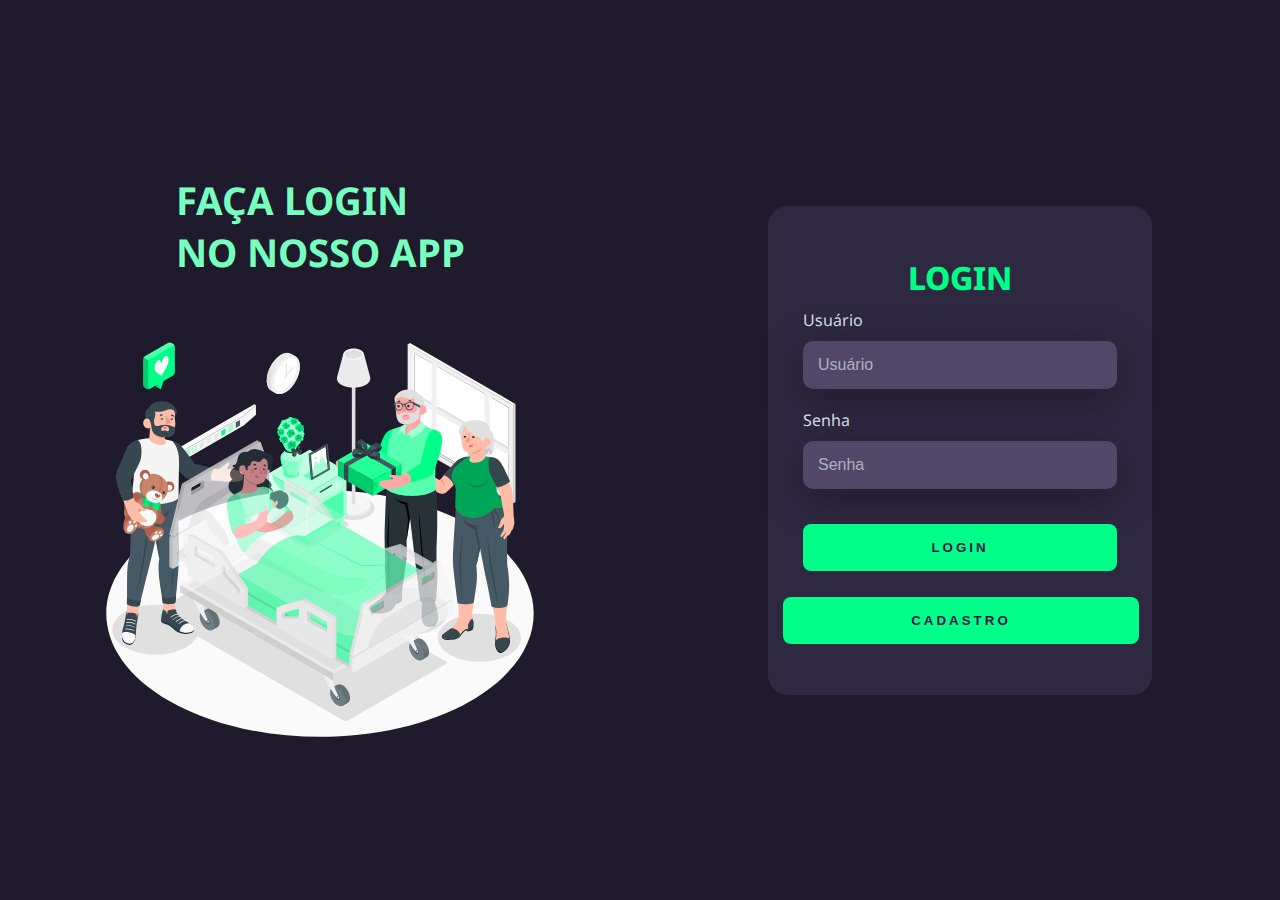
<file: index.html>
<!DOCTYPE html>
<html lang="en">
<head>
    <meta charset="UTF-8">
    <meta http-equiv="X-UA-Compatible" content="IE=edge">
    <meta name="viewport" content="width=device-width, initial-scale=1.0">
    <link rel="stylesheet" href="style.css">
    <title>Document</title>
</head>
<body>
    <div class="main-login">
        <div class="left-login">
            <h1>FAÇA LOGIN<br>NO NOSSO APP</h1>
            
            <img src="hosptal.svg" class= "left-login-image" alt="astronalta">
        </div>
        <div class="right-login">
            <div class="card-login">
                <h1>LOGIN</h1>
                <div class="textfield">
                    <label for="usuario">Usuário</label>
                    <input type="text" name="usuario" placeholder="Usuário">
                </div>
                <div class="textfield">
                    <label for="senha">Senha</label>
                    <input type="password" name="senha" placeholder="Senha">
                </div>
                <button class="btn-login">Login</button>
                <a href="p2.html">
                    <button class="btn-cadastro">Cadastro</button>
                </a> 
            </div>
        </div>
    </div>
</body>
</html>
</file>
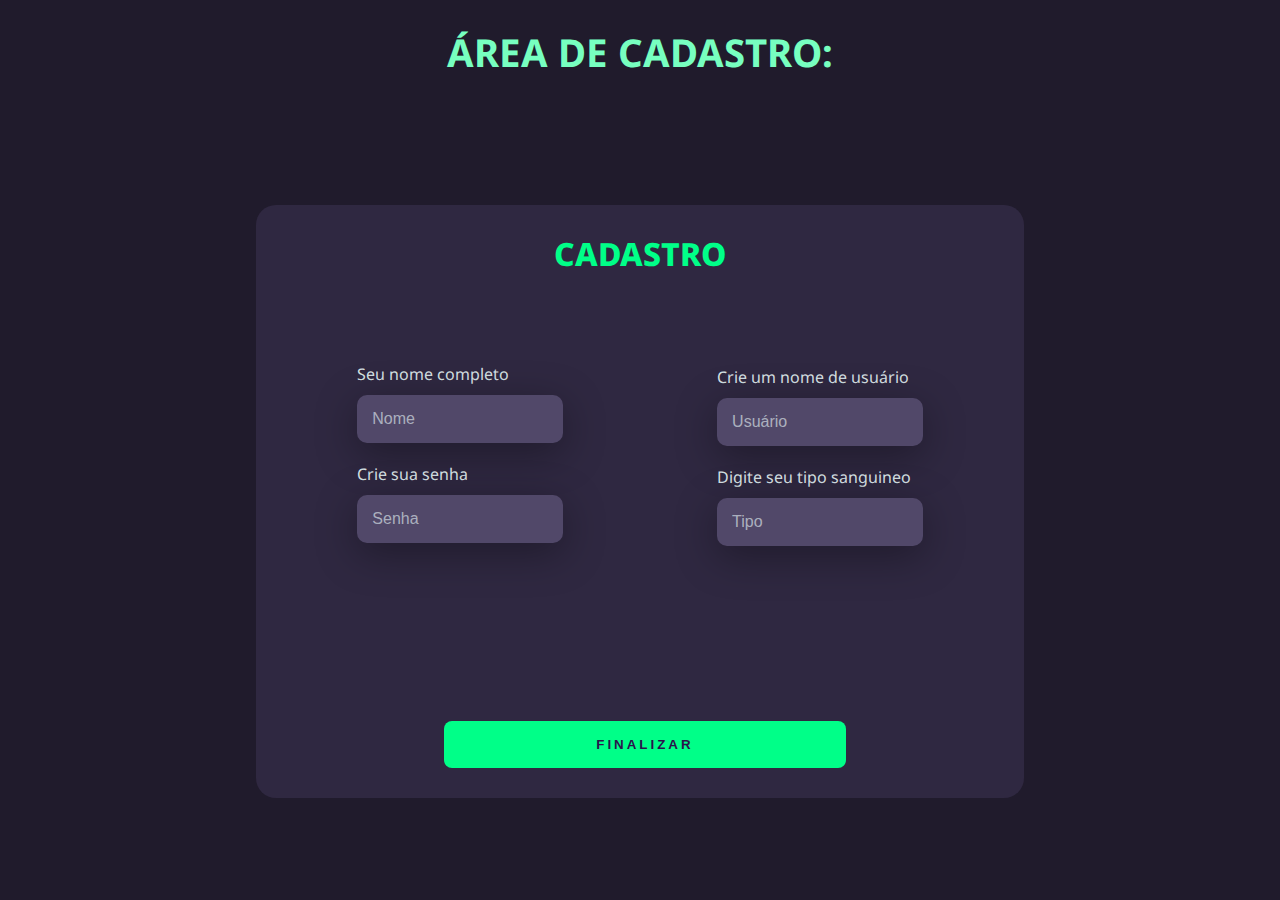
<file: p2.html>
<!DOCTYPE html>
<html lang="en">
<head>
    <meta charset="UTF-8">
    <meta http-equiv="X-UA-Compatible" content="IE=edge">
    <meta name="viewport" content="width=device-width, initial-scale=1.0">
    <link rel="stylesheet" href="p2style.css">
    <title>Document</title>
</head>
<body>
    <div class="main-login">
        <div class="left-login">
            <h1>ÁREA DE CADASTRO:</h1>
            
        <div class="right-login">
            <div class="card-login">
                <h1>CADASTRO</h1>
                <div class="textfield">
                    <label for="nome">Seu nome completo</label>
                    <input type="text" name="Nome" placeholder="Nome">
                </div>
                <div class="textfield">
                    <label for="">Crie sua senha</label>
                    <input type="password" name="senha" placeholder="Senha">
                </div>
                <div class="textfield2">
                    <label for="tipo_saguineo">Crie um nome de usuário</label>
                    <input type="text" name="Nome" placeholder="Usuário">
                </div>
                <div class="textfield2">
                    <label for="usuario">Digite seu tipo sanguineo</label>
                    <input type="text" name="Nome" placeholder="Tipo">
                </div>
                
                
                <a href="index.html">
                <button class="btn-finalizar">FINALIZAR</button>
                </a> 
            </div>
        </div>
    </div>
</body>
</html>
</file>
<file: style.css>
@import url('https://fonts.googleapis.com/css2?family=Koulen&family=Noto+Sans:ital@0;1&family=Poppins:ital,wght@1,200&display=swap');
body {
    margin: 0;
    font-family: 'Noto Sans', sans-serif;
}

body * {
    box-sizing: border-box;
}

.main-login {
    width: 100vw;
    height: 100vh;
    background: #201b2c;
    display: flex;
    justify-content: center;
    align-items: center;
}

.left-login {
    width: 50vw;
    height: 100vh;
    display: flex;
    justify-content: center;
    align-items: center;
    flex-direction: column;
}

.left-login > h1 {
    font-size: 3vw;
    color: #77ffc0;
}

.left-login-image {
    width: 35vw;
}

.right-login {
    width: 50vw;
    height: 100vh;
    display: flex;
    justify-content: center;
    align-items: center;
}

.card-login{
    width: 60%;
    display: flex;
    justify-content: center;
    align-items: center;
    flex-direction: column;
    padding: 50px 35px;
    background: #2f2841;
    border-radius: 20px;
    box-shadow: 0px px 40px #00000056;
}


.card-login > h1 {
    color: #00ff88;
    font-weight: 800;
    margin: 0;
}

.textfield{
    width: 100%;
    display: flex;
    flex-direction: column;
    align-items: flex-start;
    justify-content: center;
    margin: 10px;
}

.textfield > input {
    width: 100%;
    border: none;
    border-radius: 10px;
    padding: 15px;
    background: #514869;
    color: #f0ffffde;
    font-size: 12pt;
    box-shadow: 0px 10px 40px #00000056;
    outline: none;
    box-sizing: border-box;
}

.textfield > label {
    color: #f0ffffde;
    margin-bottom: 10px;
}

.textfield > input::placeholder{
    color: #f0ffff94;
}

.btn-login{
    width: 100%;
    padding: 16px 0px;
    margin: 25px;
    border: none;
    border-radius: 8px;
    outline: none;
    text-transform: uppercase;
    font-weight: 800;
    letter-spacing: 3px;
    color: #2b134b;
    background-color: #00ff88;
    cursor: pointer;
}

.btn-login:hover {
    background: rgba(0, 0, 0, 0);
    color: #009c3d;
    box-shadow: inset 0 0 0 3px floralwhite;
}

.btn-cadastro {
    width: 100%;
    padding: 16px 127px;
    margin: 1px;
    border: none;
    border-radius: 8px;
    outline: none;
    text-transform: uppercase;
    font-weight: 800;
    letter-spacing: 3px;
    color: #2b134b;
    background-color: #00ff88;
    cursor: pointer;
}

.btn-cadastro:hover {
    background: rgba(0, 0, 0, 0);
    color: #009c3d;
    box-shadow: inset 0 0 0 3px floralwhite;
}


@media only screen and (max-width: 950px) {
    .card-login {
        width: 85%;
    }
}

@media only screen and (max-width: 600px) {
    .main-login {
        flex-direction: column;
    }
    
    .left-login > h1 {
        display: none;
    }

    .left-login {
        width: 100%;
        height: auto;
    }

    .right-login {
        width: 100%;
        height: auto;
    }

    .left-login-image {
        width: 40vh;
    }

    .card-login {

        width: 90%;
    }
}
</file>
<file: p2style.css>
@import url('https://fonts.googleapis.com/css2?family=Koulen&family=Noto+Sans:ital@0;1&family=Poppins:ital,wght@1,200&display=swap');
body {
    margin: 0;
    font-family: 'Noto Sans', sans-serif;
}

body * {
    box-sizing: border-box;
}

.main-login {
    width: 100vw;
    height: 100vh;
    background: #201b2c;
    display: flex;
    justify-content: center;
    align-items: center;
}

.left-login {
    width: 50vw;
    height: 100vh;
    display: flex;
    justify-content: center;
    align-items: center;
    flex-direction: column;
}

.left-login > h1 {
    font-size: 3vw;
    color: #77ffc0;
}

.right-login {
    width: 150vw;
    height: 200vh;
    display: flex;
    justify-content: center;
    align-items: center;
}

.card-login{
    width: 40%;
    display: flex;
    justify-content: center;
    align-items: center;
    flex-direction: column;
    padding: 5px 127px;
    background: #2f2841;
    border-radius: 20px;
    box-shadow: 0px px 40px #00000056;
}


.card-login > h1 {
    color: #00ff88;
    font-weight: 800;
    position: relative;
}

.textfield{
    width: 50%;
    display: flex;
    position: relative;
    right: 30%;
    position: relative;
    top: 57px;
    flex-direction: column;
    align-items: flex-start;
    justify-content: center;
    margin: 10px;
}

.textfield > input {
    width: 80%;
    border: none;
    border-radius: 10px;
    padding: 15px;
    background: #514869;
    color: #f0ffffde;
    font-size: 12pt;
    box-shadow: 0px 10px 40px #00000056;
    outline: none;
    box-sizing: border-box;
}

.textfield > label {
    color: #f0ffffde;
    margin-bottom: 10px;
}

.textfield > input::placeholder{
    color: #f0ffff94;
}


.textfield2 {
    width: 50%;
    display: flex;
    position: relative;
    right: 30%;
    flex-direction: column;
    position: relative;
    left: 40%;
    position: relative;
    top: -140px;
    align-items: flex-start;
    justify-content: center;
    margin: 10px;
}

.textfield2 > input {
    width: 80%;
    border: none;
    border-radius: 10px;
    padding: 15px;
    background: #514869;
    color: #f0ffffde;
    font-size: 12pt;
    box-shadow: 0px 10px 40px #00000056;
    outline: none;
    box-sizing: border-box;
}

.textfield2 > label {
    color: #f0ffffde;
    margin-bottom: 10px;
}

.textfield2 > input::placeholder{
    color: #f0ffff94;
}

.btn-finalizar {
    width: 100%;
    padding: 16px 127px;
    position: relative;
    right: 5%;
    margin: 25px;
    border: none;
    border-radius: 8px;
    outline: none;
    text-transform: uppercase;
    font-weight: 800;
    letter-spacing: 3px;
    color: #2b134b;
    background-color: #00ff88;
    cursor: pointer;
}
    

.btn-finalizar:hover {
    background: rgba(0, 0, 0, 0);
    color: #009c3d;
    box-shadow: inset 0 0 0 3px floralwhite;
}


@media only screen and (max-width: 950px) {
    .card-login {
        width: 85%;
    }
}

@media only screen and (max-width: 600px) {
    .main-login {
        flex-direction: column;
    }
    
    .left-login > h1 {
        display: none;
    }

    .left-login {
        width: 100%;
        height: auto;
    }

    .right-login {
        width: 100%;
        height: auto;
    }


    .card-login {

        width: 90%;
    }
}
</file>
